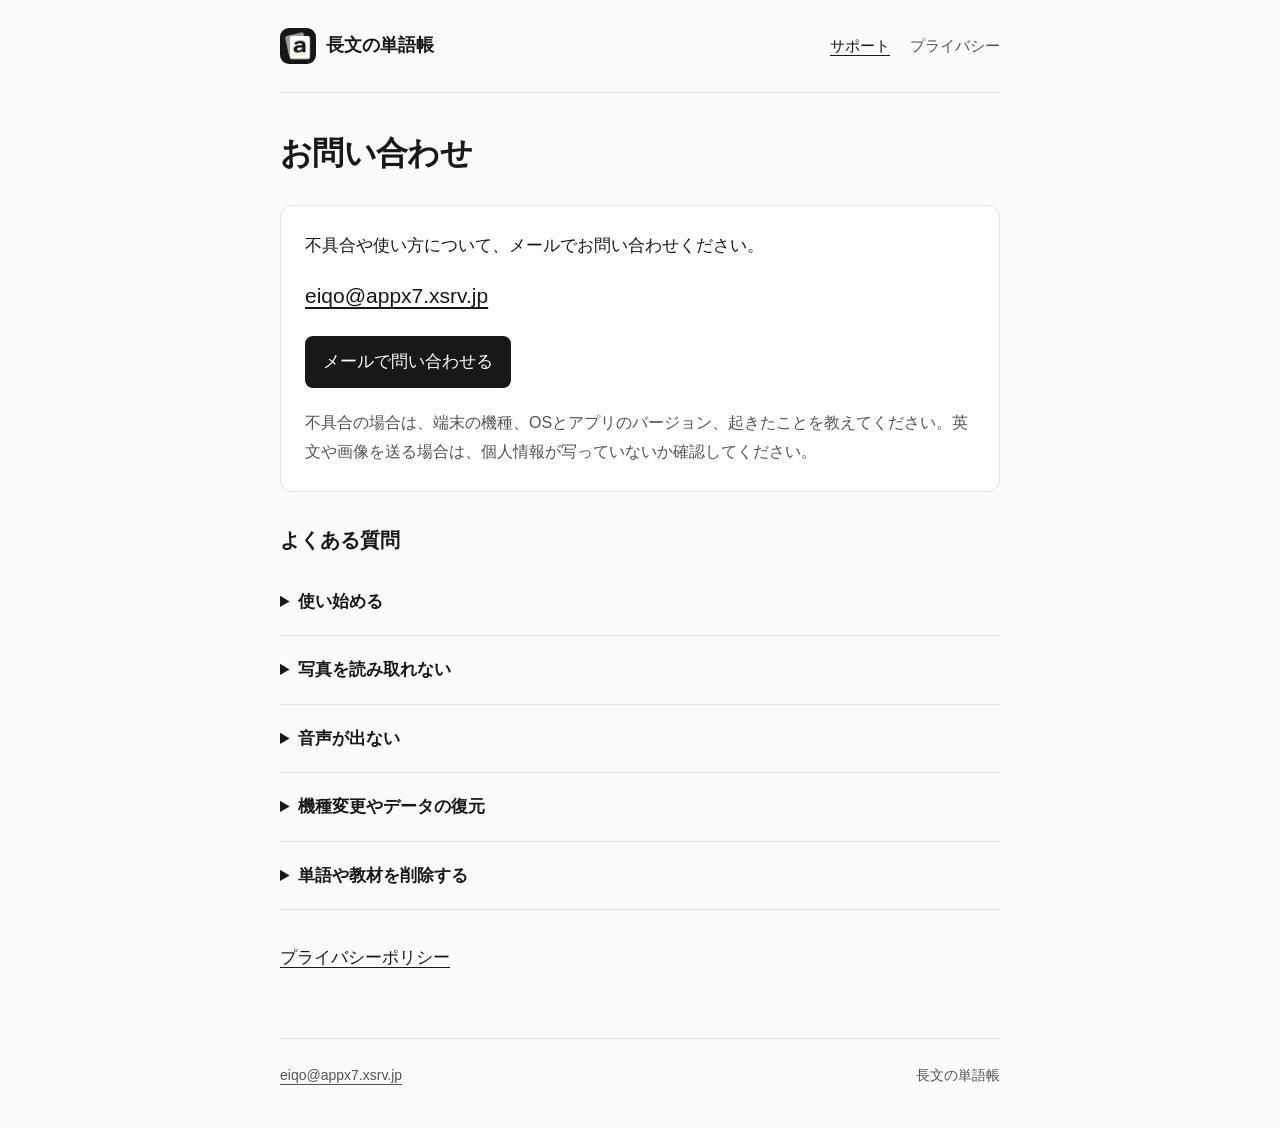
<file: index.html>
<!doctype html>
<html lang="ja"><head><meta charset="utf-8"><meta name="viewport" content="width=device-width,initial-scale=1">
<meta name="color-scheme" content="light dark"><title>お問い合わせ | 長文の単語帳</title>
<meta name="description" content="長文の単語帳のお問い合わせ。使い方とデータの取り扱いをご案内します。">
<link rel="icon" href="icon.png"><link rel="stylesheet" href="style.css"></head>
<body><a class="skip" href="#main">本文へ</a><header><a class="brand" href="./"><img src="icon.png" width="36" height="36" alt="">長文の単語帳</a>
<nav aria-label="ページ"><a href="./" aria-current="page">サポート</a><a href="privacy.html">プライバシー</a></nav></header>
<main id="main"><h1>お問い合わせ</h1>
<section class="contact"><p>不具合や使い方について、メールでお問い合わせください。</p>
<a class="email" href="mailto:eiqo@appx7.xsrv.jp">eiqo@appx7.xsrv.jp</a>
<a class="button" href="mailto:eiqo@appx7.xsrv.jp?subject=%E9%95%B7%E6%96%87%E3%81%AE%E5%8D%98%E8%AA%9E%E5%B8%B3%E3%81%AE%E3%81%8A%E5%95%8F%E3%81%84%E5%90%88%E3%82%8F%E3%81%9B">メールで問い合わせる</a>
<p>不具合の場合は、端末の機種、OSとアプリのバージョン、起きたことを教えてください。英文や画像を送る場合は、個人情報が写っていないか確認してください。</p></section>
<section><h2>よくある質問</h2><details><summary>使い始める</summary><div><p>ホームの＋から英文を入力するか、写真を読み取ります。「語句を選ぶ」で覚えたい語句を選び、「追加」で単語カードを保存します。</p>
<p>ホームの「復習を始める」から学習できます。詳しい操作はアプリの「設定」→「使い方」で、画面の画像とともに確認できます。</p></div></details>
<details><summary>写真を読み取れない</summary><div><p>明るい場所で、英文が大きく写るように撮影してください。読み取った英文は、追加する前に修正できます。カメラを使えない場合は、端末の設定でこのアプリのカメラへのアクセスを確認してください。</p></div></details>
<details><summary>音声が出ない</summary><div><p>端末の音量と消音モードを確認してください。英語の音声がない場合は、端末の音声設定から追加してください。</p></div></details>
<details><summary>機種変更やデータの復元</summary><div><p>自動バックアップを利用する場合は、古い端末の「設定」→「バックアップと復元」で「iCloudに自動バックアップ」をオンにし、保存日時を確認してください。新しい端末では同じApple AccountでiCloudにサインインし、同じ画面の「iCloudから復元」で保存日時を選んで復元します。</p>
<p>ファイルで移す場合は、古い端末で「ファイルに書き出す」を使い、新しい端末でそのファイルを選んで復元します。いずれの方法も、復元すると現在の学習データがバックアップの内容に置き換わります。</p>
<p>iCloudのバックアップも書き出したファイルもなく、端末のデータを失った場合は、開発者側から復旧することはできません。</p></div></details>
<details><summary>単語や教材を削除する</summary><div><p>単語カードを長押しすると削除の確認が開きます。教材はホームで長押しするか、教材を開いた画面の右上にあるごみ箱から削除できます。全データの削除は「設定」→「データをリセット」で行います。</p></div></details></section>
<p class="policy-link"><a href="privacy.html">プライバシーポリシー</a></p></main>
<footer><a href="mailto:eiqo@appx7.xsrv.jp">eiqo@appx7.xsrv.jp</a><span>長文の単語帳</span></footer></body></html>
</file>
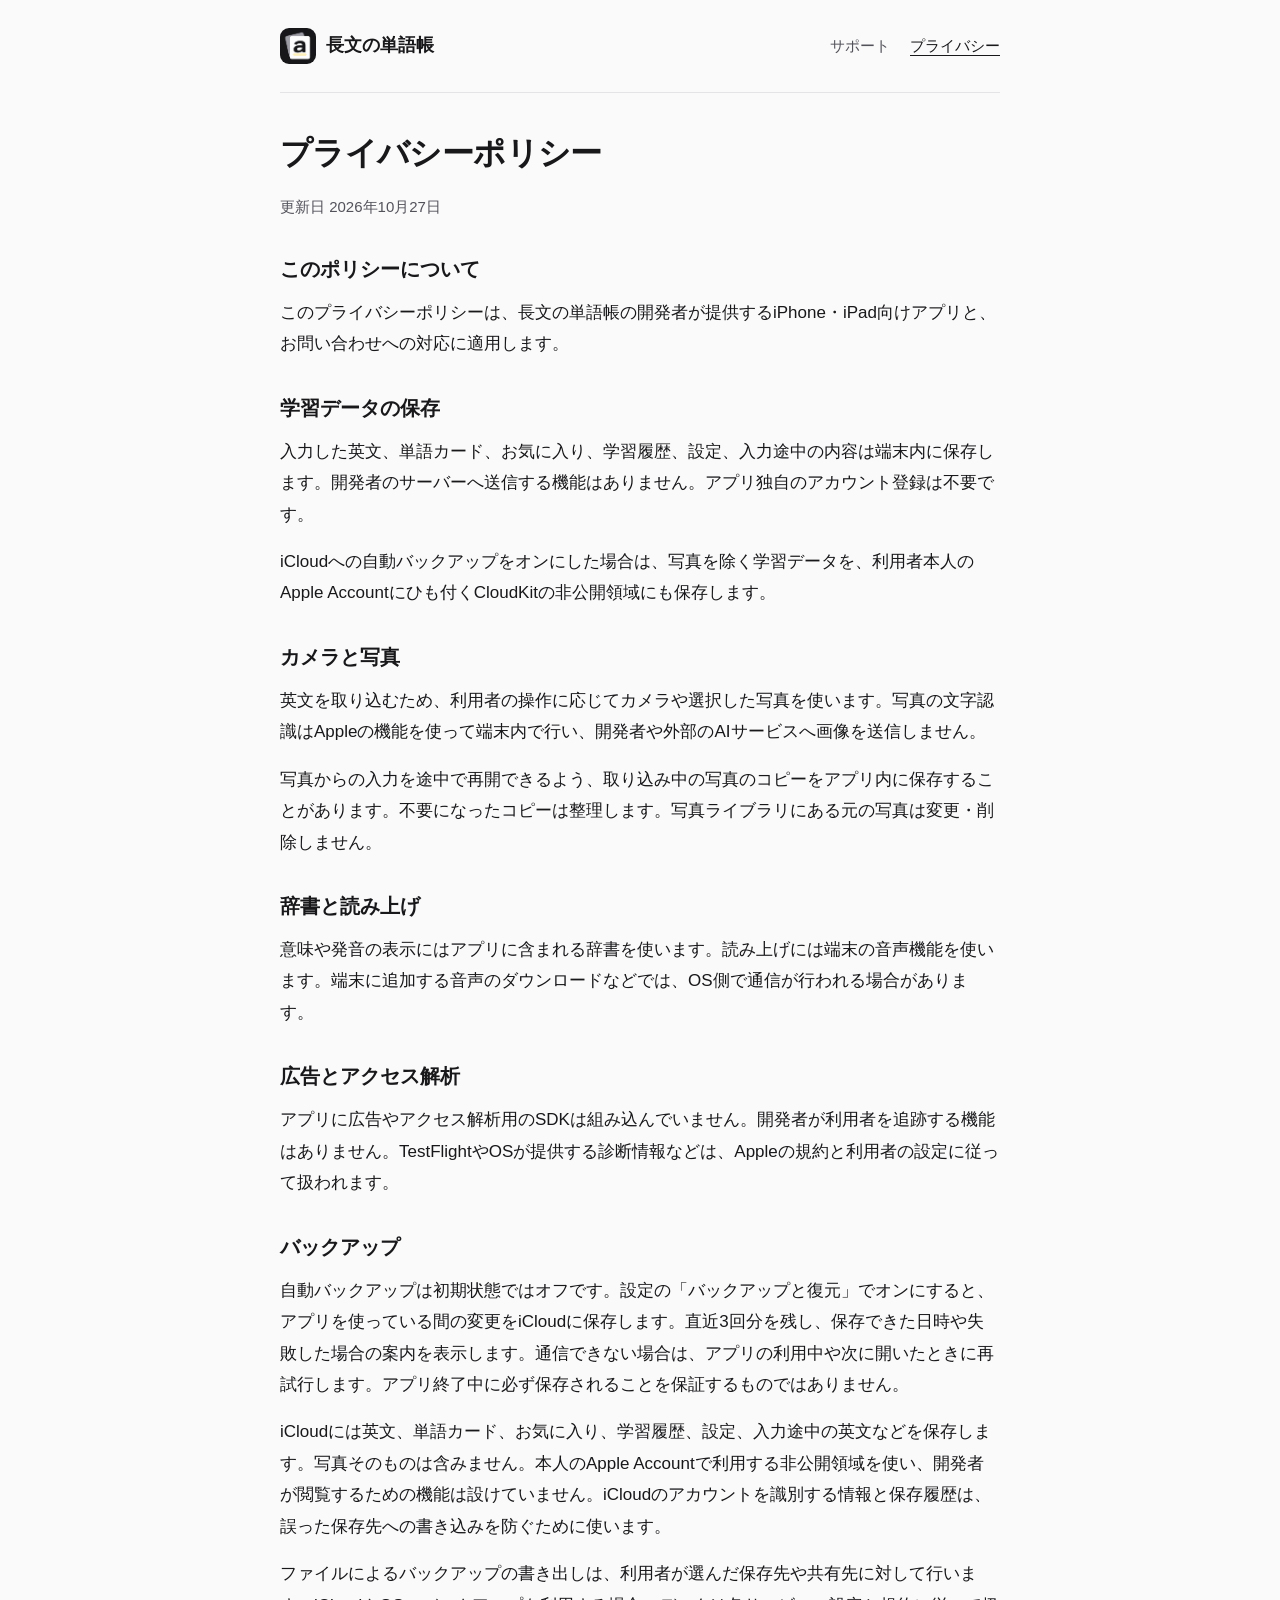
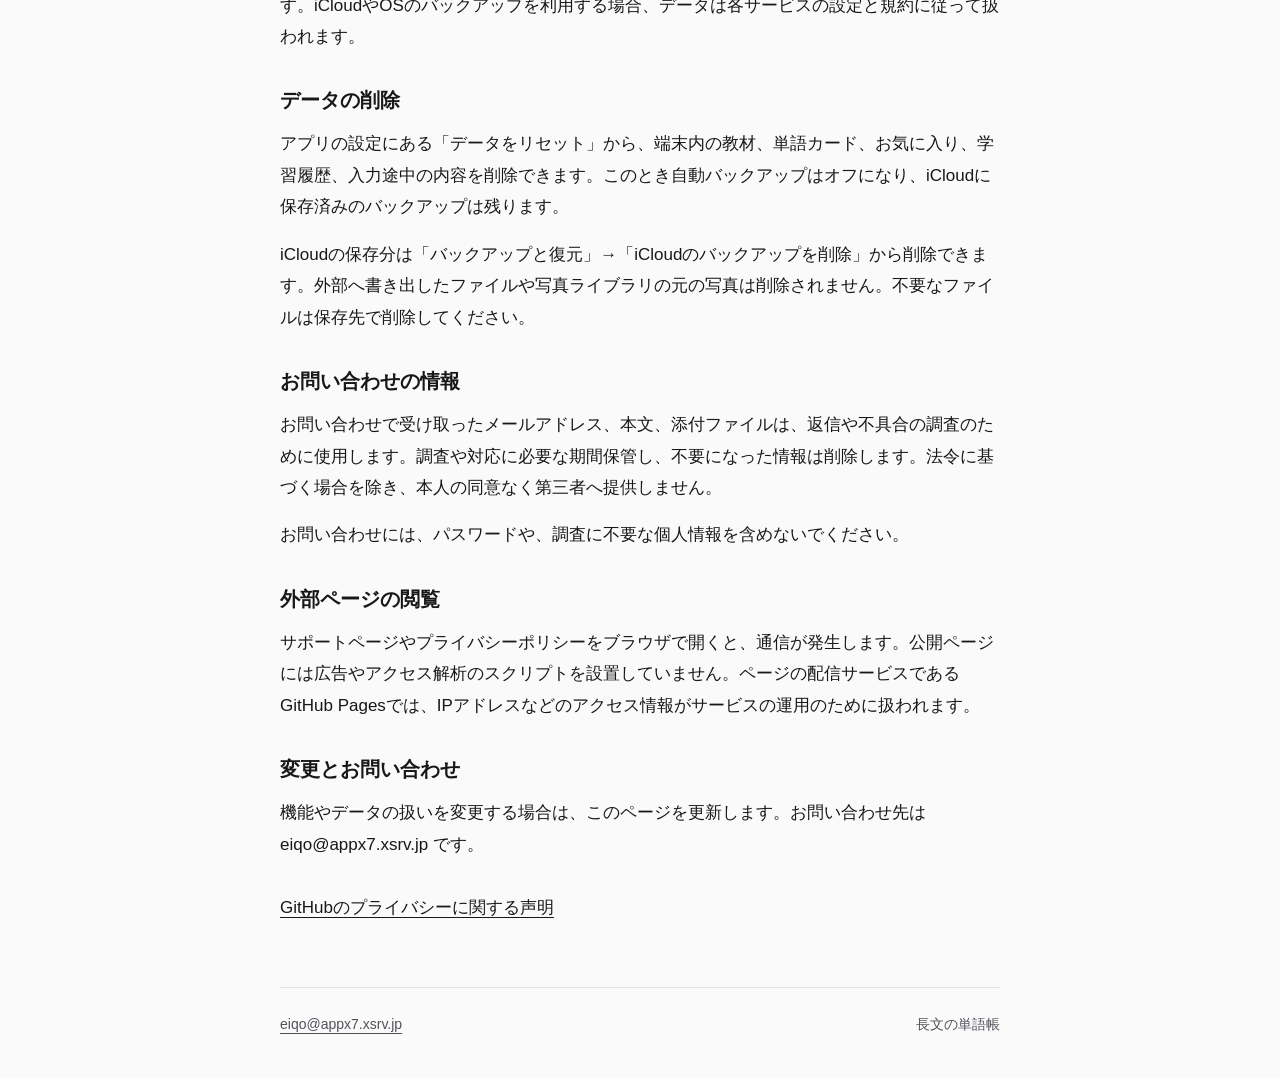
<file: privacy.html>
<!doctype html>
<html lang="ja"><head><meta charset="utf-8"><meta name="viewport" content="width=device-width,initial-scale=1">
<meta name="color-scheme" content="light dark"><title>プライバシーポリシー | 長文の単語帳</title>
<meta name="description" content="長文の単語帳のプライバシーポリシー。使い方とデータの取り扱いをご案内します。">
<link rel="icon" href="icon.png"><link rel="stylesheet" href="style.css"></head>
<body><a class="skip" href="#main">本文へ</a><header><a class="brand" href="./"><img src="icon.png" width="36" height="36" alt="">長文の単語帳</a>
<nav aria-label="ページ"><a href="./">サポート</a><a href="privacy.html" aria-current="page">プライバシー</a></nav></header>
<main id="main"><h1>プライバシーポリシー</h1>
<p class="muted">更新日 2026年10月27日</p>
<section><h2>このポリシーについて</h2><p>このプライバシーポリシーは、長文の単語帳の開発者が提供するiPhone・iPad向けアプリと、お問い合わせへの対応に適用します。</p></section>
<section><h2>学習データの保存</h2><p>入力した英文、単語カード、お気に入り、学習履歴、設定、入力途中の内容は端末内に保存します。開発者のサーバーへ送信する機能はありません。アプリ独自のアカウント登録は不要です。</p>
<p>iCloudへの自動バックアップをオンにした場合は、写真を除く学習データを、利用者本人のApple Accountにひも付くCloudKitの非公開領域にも保存します。</p></section>
<section><h2>カメラと写真</h2><p>英文を取り込むため、利用者の操作に応じてカメラや選択した写真を使います。写真の文字認識はAppleの機能を使って端末内で行い、開発者や外部のAIサービスへ画像を送信しません。</p>
<p>写真からの入力を途中で再開できるよう、取り込み中の写真のコピーをアプリ内に保存することがあります。不要になったコピーは整理します。写真ライブラリにある元の写真は変更・削除しません。</p></section>
<section><h2>辞書と読み上げ</h2><p>意味や発音の表示にはアプリに含まれる辞書を使います。読み上げには端末の音声機能を使います。端末に追加する音声のダウンロードなどでは、OS側で通信が行われる場合があります。</p></section>
<section><h2>広告とアクセス解析</h2><p>アプリに広告やアクセス解析用のSDKは組み込んでいません。開発者が利用者を追跡する機能はありません。TestFlightやOSが提供する診断情報などは、Appleの規約と利用者の設定に従って扱われます。</p></section>
<section><h2>バックアップ</h2><p>自動バックアップは初期状態ではオフです。設定の「バックアップと復元」でオンにすると、アプリを使っている間の変更をiCloudに保存します。直近3回分を残し、保存できた日時や失敗した場合の案内を表示します。通信できない場合は、アプリの利用中や次に開いたときに再試行します。アプリ終了中に必ず保存されることを保証するものではありません。</p>
<p>iCloudには英文、単語カード、お気に入り、学習履歴、設定、入力途中の英文などを保存します。写真そのものは含みません。本人のApple Accountで利用する非公開領域を使い、開発者が閲覧するための機能は設けていません。iCloudのアカウントを識別する情報と保存履歴は、誤った保存先への書き込みを防ぐために使います。</p>
<p>ファイルによるバックアップの書き出しは、利用者が選んだ保存先や共有先に対して行います。iCloudやOSのバックアップを利用する場合、データは各サービスの設定と規約に従って扱われます。</p></section>
<section><h2>データの削除</h2><p>アプリの設定にある「データをリセット」から、端末内の教材、単語カード、お気に入り、学習履歴、入力途中の内容を削除できます。このとき自動バックアップはオフになり、iCloudに保存済みのバックアップは残ります。</p>
<p>iCloudの保存分は「バックアップと復元」→「iCloudのバックアップを削除」から削除できます。外部へ書き出したファイルや写真ライブラリの元の写真は削除されません。不要なファイルは保存先で削除してください。</p></section>
<section><h2>お問い合わせの情報</h2><p>お問い合わせで受け取ったメールアドレス、本文、添付ファイルは、返信や不具合の調査のために使用します。調査や対応に必要な期間保管し、不要になった情報は削除します。法令に基づく場合を除き、本人の同意なく第三者へ提供しません。</p>
<p>お問い合わせには、パスワードや、調査に不要な個人情報を含めないでください。</p></section>
<section><h2>外部ページの閲覧</h2><p>サポートページやプライバシーポリシーをブラウザで開くと、通信が発生します。公開ページには広告やアクセス解析のスクリプトを設置していません。ページの配信サービスであるGitHub Pagesでは、IPアドレスなどのアクセス情報がサービスの運用のために扱われます。</p></section>
<section><h2>変更とお問い合わせ</h2><p>機能やデータの扱いを変更する場合は、このページを更新します。お問い合わせ先は eiqo@appx7.xsrv.jp です。</p></section>
<p><a href="https://docs.github.com/ja/site-policy/privacy-policies/github-general-privacy-statement">GitHubのプライバシーに関する声明</a></p></main>
<footer><a href="mailto:eiqo@appx7.xsrv.jp">eiqo@appx7.xsrv.jp</a><span>長文の単語帳</span></footer></body></html>
</file>
<file: style.css>
:root { color-scheme: light dark; --bg:#fafafa; --surface:#fff; --ink:#18181b; --muted:#52525b; --line:#e4e4e7; --button:#18181b; --on-button:#fff; }
@media(prefers-color-scheme:dark) { :root { --bg:#111113; --surface:#1c1c1f; --ink:#f4f4f5; --muted:#b4b4be; --line:#3f3f46; --button:#e4e4e7; --on-button:#18181b; } }
* { box-sizing:border-box; }
body { margin:0; background:var(--bg); color:var(--ink); font-family:-apple-system,BlinkMacSystemFont,"Hiragino Sans","Noto Sans JP",sans-serif; font-size:17px; line-height:1.85; overflow-wrap:anywhere; }
a { color:inherit; text-underline-offset:4px; }
a:focus-visible, summary:focus-visible { outline:3px solid var(--muted); outline-offset:4px; border-radius:3px; }
header, main, footer { width:min(100% - 40px,720px); margin-inline:auto; }
header { display:flex; flex-wrap:wrap; align-items:center; justify-content:space-between; gap:12px 24px; padding-block:24px; border-bottom:1px solid var(--line); }
.brand { display:flex; align-items:center; gap:10px; font-size:18px; font-weight:600; text-decoration:none; min-height:44px; }
.brand img { border-radius:9px; }
nav { display:flex; gap:20px; font-size:15px; }
nav a { display:flex; align-items:center; min-height:44px; text-decoration:none; color:var(--muted); }
nav a[aria-current] { color:var(--ink); text-decoration:underline; }
main { padding-block:36px 48px; }
h1 { margin:0 0 28px; font-size:clamp(25px,5.4vw,32px); line-height:1.5; letter-spacing:-.02em; }
h2 { font-size:20px; line-height:1.6; margin:0 0 12px; }
p { margin:0 0 16px; }
section { margin-bottom:32px; }
.contact { padding:24px; border:1px solid var(--line); border-radius:12px; background:var(--surface); }
.email { display:block; width:fit-content; font-size:21px; margin-bottom:20px; }
.button { display:inline-flex; align-items:center; justify-content:center; min-height:48px; padding:10px 18px; background:var(--button); color:var(--on-button); border-radius:8px; text-decoration:none; margin-bottom:20px; }
.contact p:last-child { margin:0; font-size:16px; color:var(--muted); }
details { border-bottom:1px solid var(--line); }
summary { padding:18px 0; font-weight:600; cursor:pointer; min-height:56px; }
details div { padding:0 0 8px; }
.muted { color:var(--muted); font-size:15px; margin-top:-12px; margin-bottom:32px; }
.policy-link { margin-top:32px; }
footer { display:flex; flex-wrap:wrap; justify-content:space-between; gap:12px; border-top:1px solid var(--line); padding-block:24px 40px; font-size:14px; color:var(--muted); }
.skip { position:absolute; left:16px; top:-100px; background:var(--surface); padding:10px; }
.skip:focus { top:10px; }
@media(max-width:360px) { .contact { padding:18px; } }
</file>
